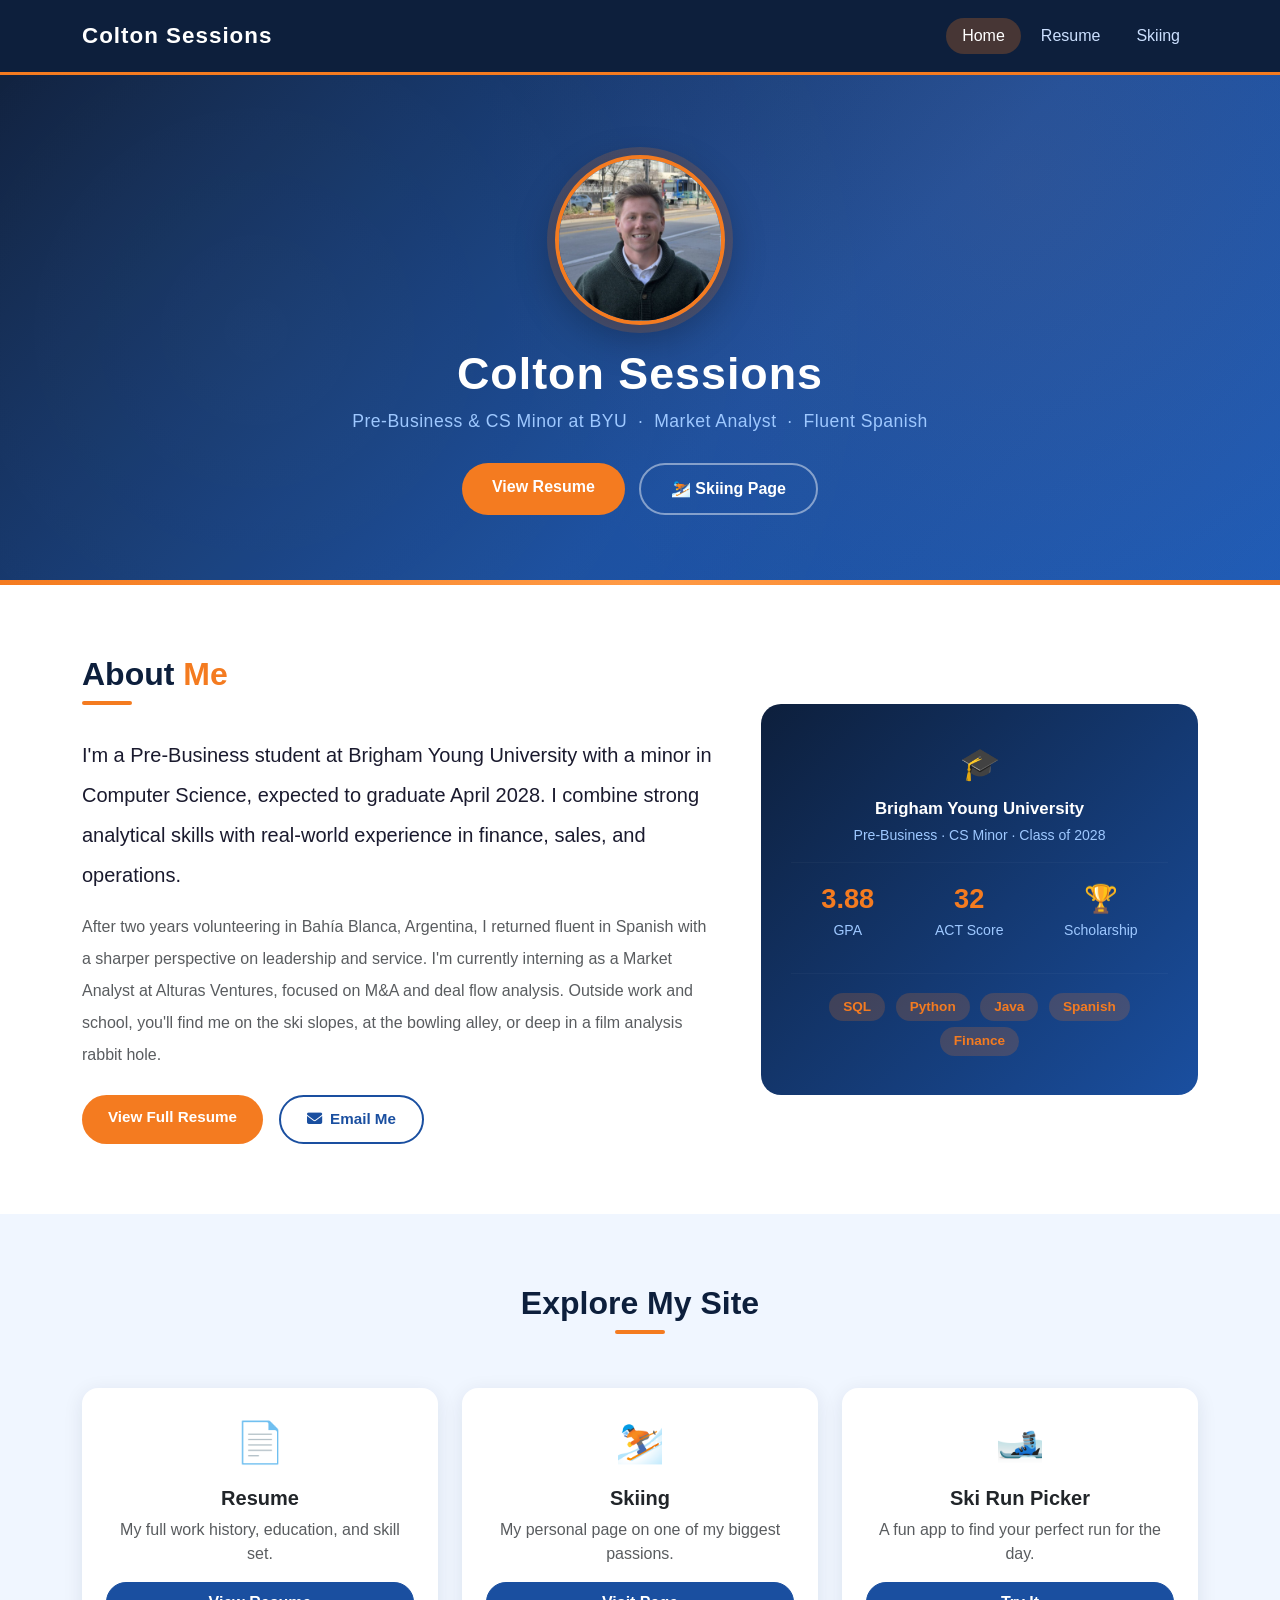
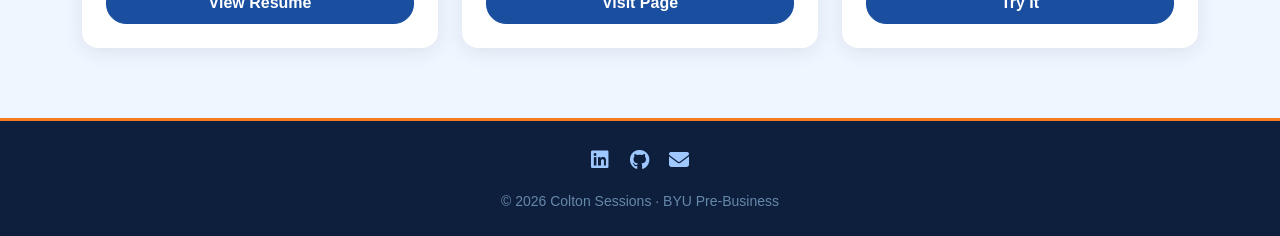
<file: index.html>
<!DOCTYPE html>
<html lang="en">
<head>
  <meta charset="UTF-8">
  <meta name="viewport" content="width=device-width, initial-scale=1, shrink-to-fit=no">
  <title>Colton Sessions</title>
  <link href="https://cdn.jsdelivr.net/npm/bootstrap@5.3.3/dist/css/bootstrap.min.css" rel="stylesheet">
  <link rel="stylesheet" href="https://cdnjs.cloudflare.com/ajax/libs/font-awesome/6.5.1/css/all.min.css">
  <link rel="stylesheet" href="css/site.css">
</head>
<body>

  <nav class="navbar navbar-expand-lg sticky-top">
    <div class="container">
      <a class="navbar-brand" href="index.html">Colton Sessions</a>
      <button class="navbar-toggler border-0" type="button" data-bs-toggle="collapse" data-bs-target="#navMenu">
        <span class="navbar-toggler-icon"></span>
      </button>
      <div class="collapse navbar-collapse" id="navMenu">
        <ul class="navbar-nav ms-auto">
          <li class="nav-item"><a class="nav-link active" href="index.html">Home</a></li>
          <li class="nav-item"><a class="nav-link" href="resume.html">Resume</a></li>
          <li class="nav-item"><a class="nav-link" href="scratch.html">Skiing</a></li>
        </ul>
      </div>
    </div>
  </nav>

  <!-- Hero -->
  <section class="hero text-center">
    <div class="container">
      <img src="images/profile.jpg" alt="Colton Sessions" class="hero-photo">
      <h1>Colton Sessions</h1>
      <p class="tagline">Pre-Business &amp; CS Minor at BYU &nbsp;·&nbsp; Market Analyst &nbsp;·&nbsp; Fluent Spanish</p>
      <div class="hero-btns">
        <a href="resume.html" class="btn-hero">View Resume</a>
        <a href="scratch.html" class="btn-hero-ghost">⛷️ Skiing Page</a>
      </div>
    </div>
  </section>

  <!-- About -->
  <section class="about-section">
    <div class="container">
      <div class="row align-items-center g-5">
        <div class="col-lg-7">
          <h2 class="section-title">About <span>Me</span></h2>
          <div class="section-divider"></div>
          <p class="fs-5 lh-lg mb-3">
            I'm a Pre-Business student at Brigham Young University with a minor in Computer Science,
            expected to graduate April 2028. I combine strong analytical skills with real-world
            experience in finance, sales, and operations.
          </p>
          <p class="lh-lg text-muted mb-4">
            After two years volunteering in Bahía Blanca, Argentina, I returned fluent in Spanish
            with a sharper perspective on leadership and service. I'm currently interning as a
            Market Analyst at Alturas Ventures, focused on M&amp;A and deal flow analysis.
            Outside work and school, you'll find me on the ski slopes, at the bowling alley,
            or deep in a film analysis rabbit hole.
          </p>
          <div class="d-flex gap-3 flex-wrap">
            <a href="resume.html" class="btn-hero" style="font-size:0.95rem;padding:11px 26px;">View Full Resume</a>
            <a href="mailto:coltongsessions@gmail.com" class="btn-hero-ghost" style="font-size:0.95rem;padding:11px 26px;color:#1a4fa0;border-color:#1a4fa0;">
              <i class="fas fa-envelope me-1"></i> Email Me
            </a>
          </div>
        </div>
        <div class="col-lg-5">
          <div class="about-card">
            <div class="text-center about-card-icon">🎓</div>
            <p class="about-card-title text-center">Brigham Young University</p>
            <p class="about-card-sub text-center">Pre-Business · CS Minor · Class of 2028</p>
            <hr class="about-card-divider">
            <div class="d-flex justify-content-around text-center">
              <div>
                <p style="font-size:1.7rem;font-weight:900;color:#f47b20;margin:0;">3.88</p>
                <p class="about-card-sub">GPA</p>
              </div>
              <div>
                <p style="font-size:1.7rem;font-weight:900;color:#f47b20;margin:0;">32</p>
                <p class="about-card-sub">ACT Score</p>
              </div>
              <div>
                <p style="font-size:1.7rem;font-weight:900;color:#f47b20;margin:0;">🏆</p>
                <p class="about-card-sub">Scholarship</p>
              </div>
            </div>
            <hr class="about-card-divider">
            <div class="text-center">
              <span style="background:rgba(244,123,32,0.2);color:#f47b20;padding:4px 14px;border-radius:20px;font-size:0.85rem;font-weight:700;margin:3px;display:inline-block;">SQL</span>
              <span style="background:rgba(244,123,32,0.2);color:#f47b20;padding:4px 14px;border-radius:20px;font-size:0.85rem;font-weight:700;margin:3px;display:inline-block;">Python</span>
              <span style="background:rgba(244,123,32,0.2);color:#f47b20;padding:4px 14px;border-radius:20px;font-size:0.85rem;font-weight:700;margin:3px;display:inline-block;">Java</span>
              <span style="background:rgba(244,123,32,0.2);color:#f47b20;padding:4px 14px;border-radius:20px;font-size:0.85rem;font-weight:700;margin:3px;display:inline-block;">Spanish</span>
              <span style="background:rgba(244,123,32,0.2);color:#f47b20;padding:4px 14px;border-radius:20px;font-size:0.85rem;font-weight:700;margin:3px;display:inline-block;">Finance</span>
            </div>
          </div>
        </div>
      </div>
    </div>
  </section>

  <!-- Explore cards -->
  <section class="explore-section">
    <div class="container">
      <h2 class="section-title text-center">Explore My Site</h2>
      <div class="section-divider mx-auto"></div>
      <div class="row g-4 mt-2 justify-content-center">
        <div class="col-md-4">
          <div class="card h-100 text-center p-4">
            <div class="card-icon">📄</div>
            <h5 class="fw-bold mb-2">Resume</h5>
            <p class="text-muted">My full work history, education, and skill set.</p>
            <a href="resume.html" class="btn btn-primary mt-auto">View Resume</a>
          </div>
        </div>
        <div class="col-md-4">
          <div class="card h-100 text-center p-4">
            <div class="card-icon">⛷️</div>
            <h5 class="fw-bold mb-2">Skiing</h5>
            <p class="text-muted">My personal page on one of my biggest passions.</p>
            <a href="scratch.html" class="btn btn-primary mt-auto">Visit Page</a>
          </div>
        </div>
        <div class="col-md-4">
          <div class="card h-100 text-center p-4">
            <div class="card-icon">🎿</div>
            <h5 class="fw-bold mb-2">Ski Run Picker</h5>
            <p class="text-muted">A fun app to find your perfect run for the day.</p>
            <a href="app.html" class="btn btn-primary mt-auto">Try It</a>
          </div>
        </div>
      </div>
    </div>
  </section>

  <!-- Footer -->
  <footer class="py-4 text-center">
    <div class="container">
      <div class="mb-3">
        <a href="https://www.linkedin.com/in/colton-sessions-303591228/" class="me-3 fs-5" target="_blank"><i class="fab fa-linkedin"></i></a>
        <a href="https://github.com/Cosesh" class="me-3 fs-5" target="_blank"><i class="fab fa-github"></i></a>
        <a href="mailto:coltongsessions@gmail.com" class="fs-5"><i class="fas fa-envelope"></i></a>
      </div>
      <p class="mb-0 small" style="color:#6688aa;">&copy; 2026 Colton Sessions · BYU Pre-Business</p>
    </div>
  </footer>

  <script src="https://cdn.jsdelivr.net/npm/bootstrap@5.3.3/dist/js/bootstrap.bundle.min.js"></script>
</body>
</html>
</file>
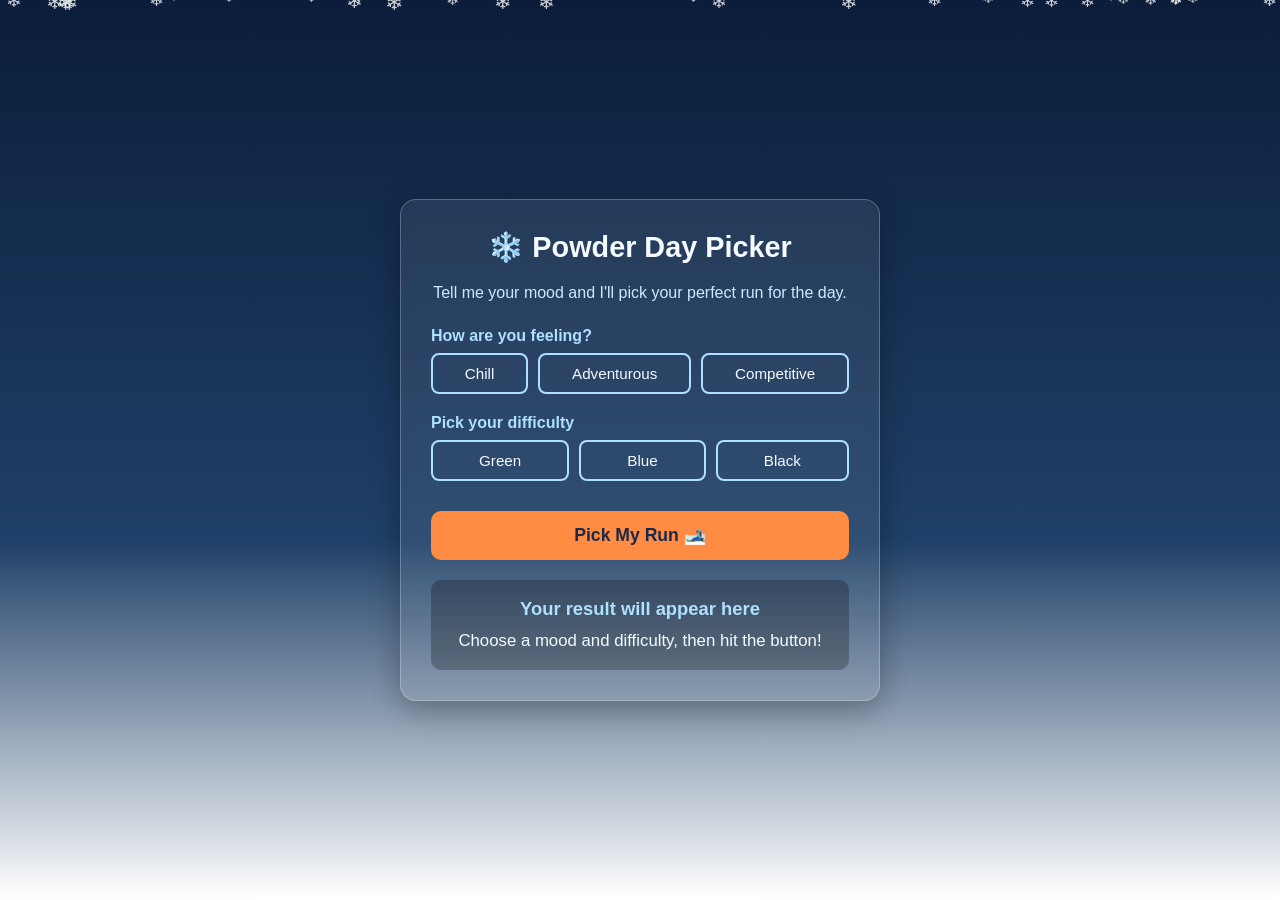
<file: app.html>
<!DOCTYPE html>
<html lang="en">
<head>
<meta charset="UTF-8">
<meta name="viewport" content="width=device-width, initial-scale=1, shrink-to-fit=no">
<title>Powder Day Picker</title>
<style>
  * { box-sizing: border-box; }
  body {
    margin: 0;
    min-height: 100vh;
    font-family: 'Trebuchet MS', Arial, sans-serif;
    background: linear-gradient(to bottom, #0b1d3a, #1f4068 60%, #ffffff);
    color: #f5faff;
    display: flex;
    align-items: center;
    justify-content: center;
    padding: 20px;
    position: relative;
    overflow: hidden;
  }

  .card {
    background: rgba(255,255,255,0.08);
    backdrop-filter: blur(6px);
    border: 1px solid rgba(255,255,255,0.25);
    border-radius: 16px;
    padding: 30px;
    max-width: 480px;
    width: 100%;
    text-align: center;
    z-index: 2;
    box-shadow: 0 8px 30px rgba(0,0,0,0.3);
  }

  h1 {
    margin-top: 0;
    font-size: 1.8rem;
  }

  p.subtitle {
    color: #cfe8ff;
    margin-bottom: 25px;
  }

  .options {
    display: flex;
    flex-wrap: wrap;
    gap: 10px;
    justify-content: center;
    margin-bottom: 20px;
  }

  .options button {
    flex: 1 1 auto;
    min-width: 90px;
    padding: 10px 14px;
    border: 2px solid #aee0ff;
    background: transparent;
    color: #f5faff;
    border-radius: 8px;
    cursor: pointer;
    font-size: 0.95rem;
    transition: all 0.15s ease-in-out;
  }

  .options button.selected,
  .options button:hover {
    background: #aee0ff;
    color: #0b1d3a;
    font-weight: bold;
  }

  #pickBtn {
    width: 100%;
    padding: 14px;
    font-size: 1.1rem;
    font-weight: bold;
    border: none;
    border-radius: 10px;
    background: #ff8c42;
    color: #1b2a4a;
    cursor: pointer;
    transition: transform 0.1s ease-in-out, background 0.2s;
    margin-top: 10px;
  }

  #pickBtn:hover {
    background: #ffa75e;
    transform: translateY(-2px);
  }

  #result {
    margin-top: 20px;
    min-height: 90px;
    padding: 15px;
    border-radius: 10px;
    background: rgba(0,0,0,0.25);
    font-size: 1.05rem;
    line-height: 1.5;
    transition: opacity 0.3s ease-in-out;
  }

  .result-title {
    font-weight: bold;
    color: #aee0ff;
    display: block;
    margin-bottom: 6px;
    font-size: 1.15rem;
  }

  /* Falling snow */
  .snow {
    position: absolute;
    top: -10px;
    color: #ffffff;
    opacity: 0.8;
    user-select: none;
    pointer-events: none;
    animation: fall linear infinite;
  }

  @keyframes fall {
    to {
      transform: translateY(110vh) translateX(20px);
      opacity: 0.2;
    }
  }

  .group-label {
    font-weight: bold;
    margin: 15px 0 8px 0;
    text-align: left;
    color: #aee0ff;
  }
</style>
</head>
<body>

  <div class="card">
    <h1>❄️ Powder Day Picker</h1>
    <p class="subtitle">Tell me your mood and I'll pick your perfect run for the day.</p>

    <div class="group-label">How are you feeling?</div>
    <div class="options" id="moodOptions">
      <button data-value="chill">Chill</button>
      <button data-value="adventurous">Adventurous</button>
      <button data-value="competitive">Competitive</button>
    </div>

    <div class="group-label">Pick your difficulty</div>
    <div class="options" id="diffOptions">
      <button data-value="green">Green</button>
      <button data-value="blue">Blue</button>
      <button data-value="black">Black</button>
    </div>

    <button id="pickBtn">Pick My Run 🎿</button>

    <div id="result">
      <span class="result-title">Your result will appear here</span>
      Choose a mood and difficulty, then hit the button!
    </div>
  </div>

  <script>
    // Snow animation
    const body = document.body;
    for (let i = 0; i < 40; i++) {
      const flake = document.createElement('div');
      flake.className = 'snow';
      flake.textContent = '❄';
      flake.style.left = Math.random() * 100 + 'vw';
      flake.style.fontSize = (Math.random() * 14 + 8) + 'px';
      flake.style.animationDuration = (Math.random() * 8 + 6) + 's';
      flake.style.animationDelay = (Math.random() * 8) + 's';
      body.appendChild(flake);
    }

    let selectedMood = null;
    let selectedDiff = null;

    function setupGroup(containerId, onSelect) {
      const container = document.getElementById(containerId);
      container.querySelectorAll('button').forEach(btn => {
        btn.addEventListener('click', () => {
          container.querySelectorAll('button').forEach(b => b.classList.remove('selected'));
          btn.classList.add('selected');
          onSelect(btn.dataset.value);
        });
      });
    }

    setupGroup('moodOptions', val => selectedMood = val);
    setupGroup('diffOptions', val => selectedDiff = val);

    // Run suggestions keyed by [mood][difficulty]
    const runs = {
      chill: {
        green: ["Sunny Meadow Loop — a gentle, wide groomer perfect for cruising with friends.",
                "Pine Glade Trail — long, mellow, and great for warming up the legs."],
        blue: ["Aspen Ridge — rolling terrain with great views, nothing too steep.",
               "Lazy River Run — wide turns and a relaxed pace all the way down."],
        black: ["Quiet Ridge Steeps — a short, steep pitch but uncrowded so you can take it slow.",
                "Backside Bowl (mellow line) — pick the gentlest line through and enjoy the solitude."]
      },
      adventurous: {
        green: ["Treeline Wander — duck through the glades next to the trail for some easy powder stashes.",
                "Sidecountry Cruiser — an easy run with a few fun natural rollers to play on."],
        blue: ["Powder Stash Traverse — hike a little for untouched snow off the main blue.",
               "Glade Run 7 — weave through the trees for a more exciting line down."],
        black: ["Cliffhanger Couloir — a narrow, exciting chute with a big payoff view at the bottom.",
                "Double Diamond Glades — tight trees, steep pitches, and total commitment."]
      },
      competitive: {
        green: ["Race Course Replica — lay down some clean carving turns and time yourself.",
                "Speed Lane — open and fast, perfect for seeing how quick you can go (safely!)."],
        blue: ["GS Training Run — rhythmic turns down a consistent pitch, great for technique.",
               "Mogul Alley — test your speed and agility through the bumps."],
        black: ["Summit Showdown — the steepest, longest run on the mountain. Bragging rights await.",
                "Extreme Face — for when you want the ultimate personal challenge."]
      }
    };

    document.getElementById('pickBtn').addEventListener('click', () => {
      const result = document.getElementById('result');
      if (!selectedMood || !selectedDiff) {
        result.innerHTML = '<span class="result-title">Almost there!</span> Please pick a mood and a difficulty first.';
        return;
      }
      const options = runs[selectedMood][selectedDiff];
      const choice = options[Math.floor(Math.random() * options.length)];
      result.style.opacity = 0;
      setTimeout(() => {
        result.innerHTML = `<span class="result-title">Your Run: </span>${choice}`;
        result.style.opacity = 1;
      }, 150);
    });
  </script>

</body>
</html>
</file>
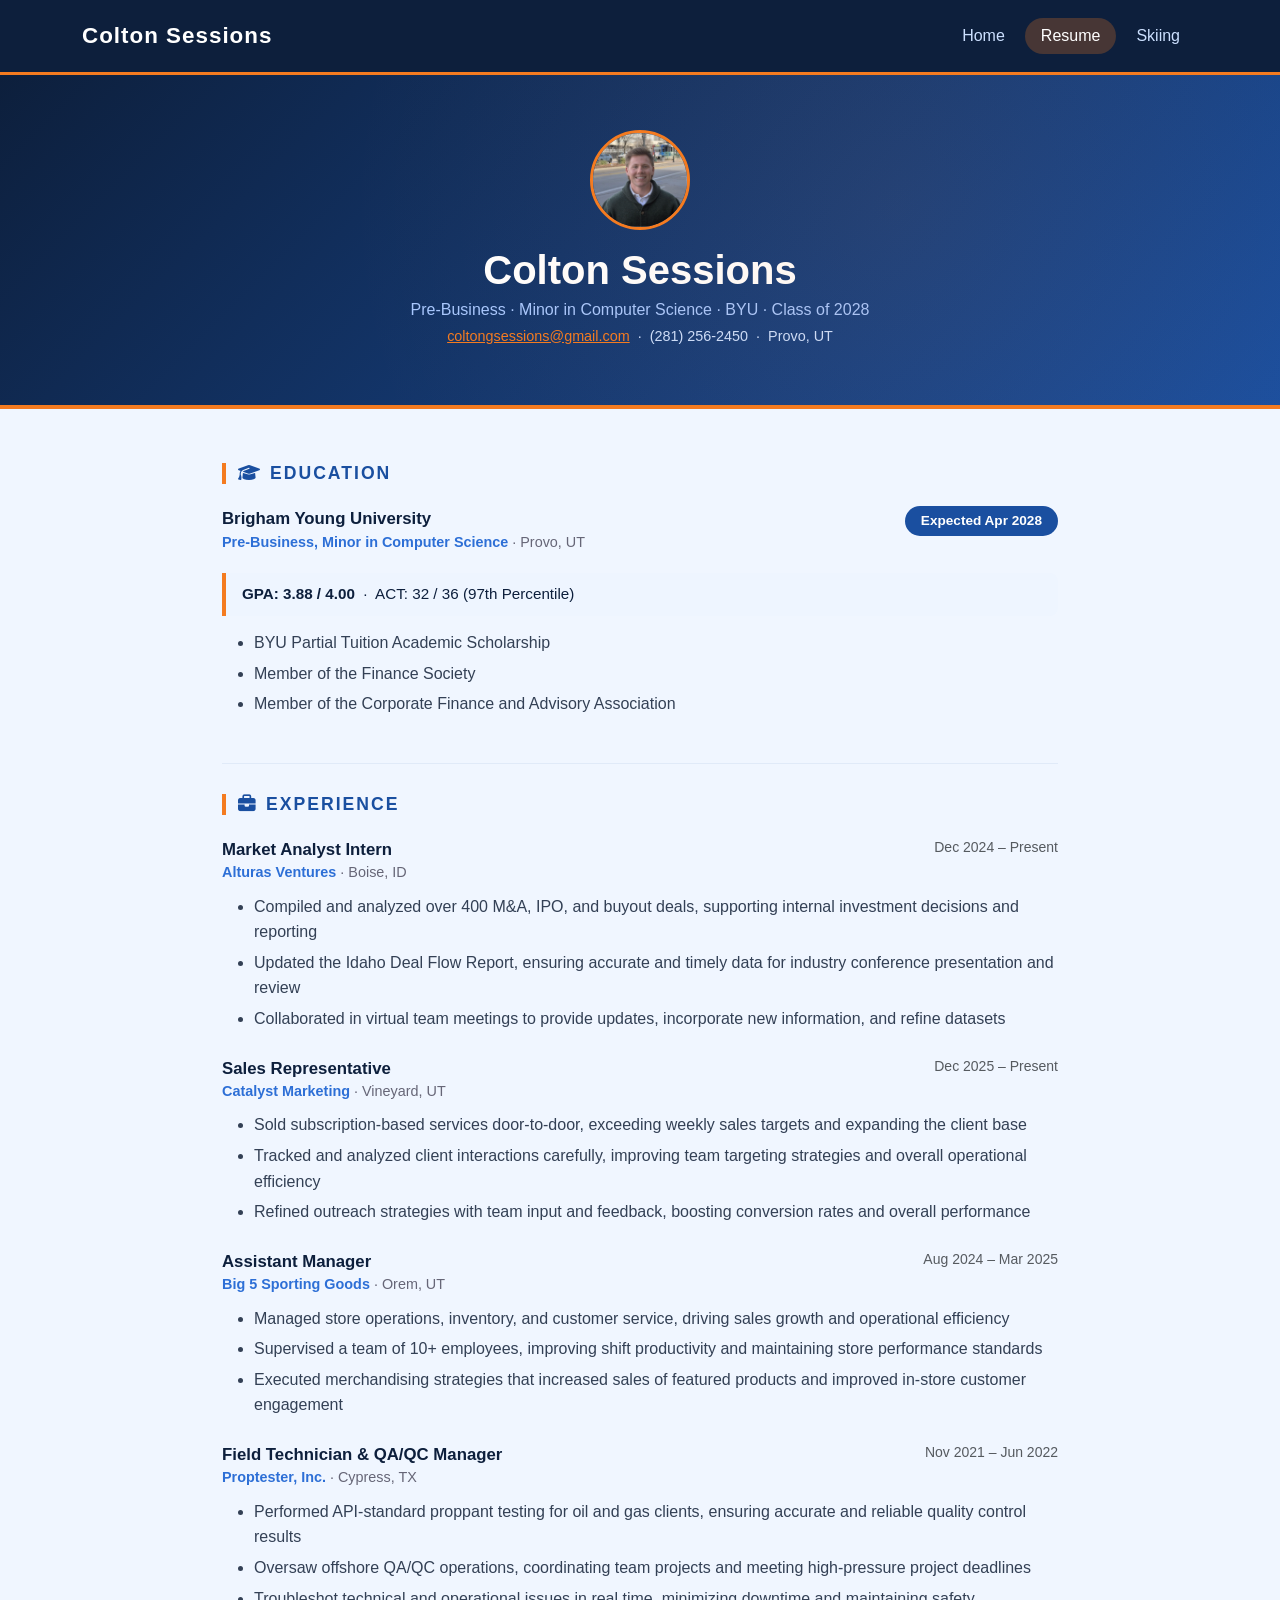
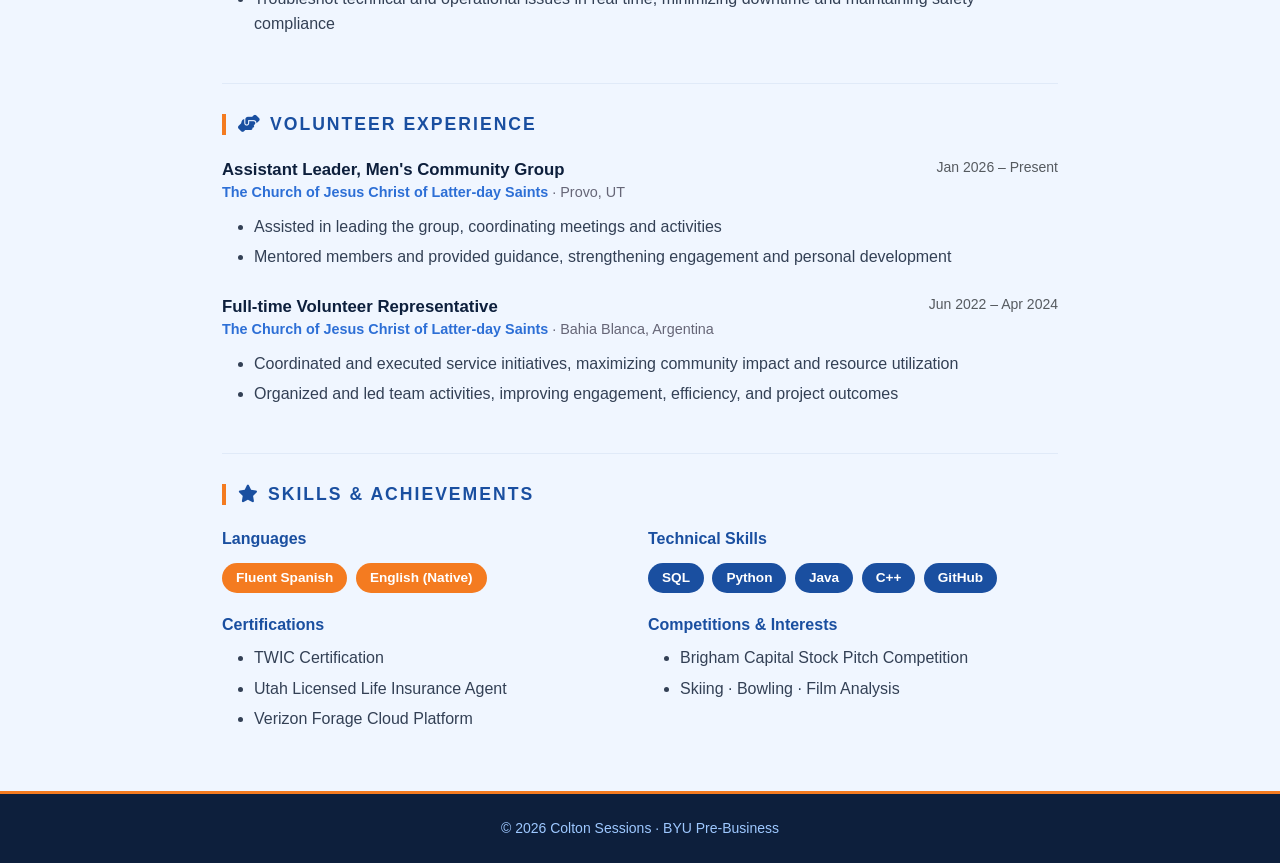
<file: resume.html>
<!DOCTYPE html>
<html lang="en">
<head>
  <meta charset="UTF-8">
  <meta name="viewport" content="width=device-width, initial-scale=1, shrink-to-fit=no">
  <title>Colton Sessions | Resume</title>
  <link href="https://cdn.jsdelivr.net/npm/bootstrap@5.3.3/dist/css/bootstrap.min.css" rel="stylesheet">
  <link rel="stylesheet" href="https://cdnjs.cloudflare.com/ajax/libs/font-awesome/6.5.1/css/all.min.css">
  <link rel="stylesheet" href="css/site.css">
</head>
<body>

  <nav class="navbar navbar-expand-lg sticky-top">
    <div class="container">
      <a class="navbar-brand fw-bold" href="index.html">Colton Sessions</a>
      <button class="navbar-toggler border-0" type="button" data-bs-toggle="collapse" data-bs-target="#navMenu">
        <span class="navbar-toggler-icon"></span>
      </button>
      <div class="collapse navbar-collapse" id="navMenu">
        <ul class="navbar-nav ms-auto">
          <li class="nav-item"><a class="nav-link" href="index.html">Home</a></li>
          <li class="nav-item"><a class="nav-link active" href="resume.html">Resume</a></li>
          <li class="nav-item"><a class="nav-link" href="scratch.html">Skiing</a></li>
        </ul>
      </div>
    </div>
  </nav>

  <!-- Resume Header -->
  <div class="resume-header text-center">
    <div class="container">
      <img src="images/profile.jpg" alt="Colton Sessions"
           style="width:100px;height:100px;object-fit:cover;border-radius:50%;border:3px solid #f47b20;margin-bottom:16px;">
      <h1 class="fw-bold mb-1">Colton Sessions</h1>
      <p class="mb-1" style="color:#a8c8ff;">Pre-Business · Minor in Computer Science · BYU · Class of 2028</p>
      <p style="color:#cce0ff; font-size:0.9rem;">
        <a href="mailto:coltongsessions@gmail.com" style="color:#f47b20;">coltongsessions@gmail.com</a>
        &nbsp;·&nbsp; (281) 256-2450 &nbsp;·&nbsp; Provo, UT
      </p>
    </div>
  </div>

  <div class="container py-4" style="max-width:860px;">

    <!-- Education -->
    <div class="resume-section">
      <h2><i class="fas fa-graduation-cap me-2"></i>Education</h2>
      <div class="d-flex justify-content-between flex-wrap align-items-start mb-2">
        <div>
          <p class="job-title mb-0">Brigham Young University</p>
          <p class="job-meta"><span class="company">Pre-Business, Minor in Computer Science</span> · Provo, UT</p>
        </div>
        <span class="badge rounded-pill px-3 py-2" style="background:#1a4fa0;font-size:0.85rem;">Expected Apr 2028</span>
      </div>
      <div class="gpa-highlight">
        <strong>GPA: 3.88 / 4.00</strong> &nbsp;·&nbsp; ACT: 32 / 36 (97th Percentile)
      </div>
      <ul class="mt-2">
        <li>BYU Partial Tuition Academic Scholarship</li>
        <li>Member of the Finance Society</li>
        <li>Member of the Corporate Finance and Advisory Association</li>
      </ul>
    </div>

    <!-- Experience -->
    <div class="resume-section">
      <h2><i class="fas fa-briefcase me-2"></i>Experience</h2>

      <div class="mb-4">
        <div class="d-flex justify-content-between flex-wrap">
          <p class="job-title mb-0">Market Analyst Intern</p>
          <span class="text-muted small">Dec 2024 – Present</span>
        </div>
        <p class="job-meta"><span class="company">Alturas Ventures</span> · Boise, ID</p>
        <ul>
          <li>Compiled and analyzed over 400 M&amp;A, IPO, and buyout deals, supporting internal investment decisions and reporting</li>
          <li>Updated the Idaho Deal Flow Report, ensuring accurate and timely data for industry conference presentation and review</li>
          <li>Collaborated in virtual team meetings to provide updates, incorporate new information, and refine datasets</li>
        </ul>
      </div>

      <div class="mb-4">
        <div class="d-flex justify-content-between flex-wrap">
          <p class="job-title mb-0">Sales Representative</p>
          <span class="text-muted small">Dec 2025 – Present</span>
        </div>
        <p class="job-meta"><span class="company">Catalyst Marketing</span> · Vineyard, UT</p>
        <ul>
          <li>Sold subscription-based services door-to-door, exceeding weekly sales targets and expanding the client base</li>
          <li>Tracked and analyzed client interactions carefully, improving team targeting strategies and overall operational efficiency</li>
          <li>Refined outreach strategies with team input and feedback, boosting conversion rates and overall performance</li>
        </ul>
      </div>

      <div class="mb-4">
        <div class="d-flex justify-content-between flex-wrap">
          <p class="job-title mb-0">Assistant Manager</p>
          <span class="text-muted small">Aug 2024 – Mar 2025</span>
        </div>
        <p class="job-meta"><span class="company">Big 5 Sporting Goods</span> · Orem, UT</p>
        <ul>
          <li>Managed store operations, inventory, and customer service, driving sales growth and operational efficiency</li>
          <li>Supervised a team of 10+ employees, improving shift productivity and maintaining store performance standards</li>
          <li>Executed merchandising strategies that increased sales of featured products and improved in-store customer engagement</li>
        </ul>
      </div>

      <div class="mb-2">
        <div class="d-flex justify-content-between flex-wrap">
          <p class="job-title mb-0">Field Technician &amp; QA/QC Manager</p>
          <span class="text-muted small">Nov 2021 – Jun 2022</span>
        </div>
        <p class="job-meta"><span class="company">Proptester, Inc.</span> · Cypress, TX</p>
        <ul>
          <li>Performed API-standard proppant testing for oil and gas clients, ensuring accurate and reliable quality control results</li>
          <li>Oversaw offshore QA/QC operations, coordinating team projects and meeting high-pressure project deadlines</li>
          <li>Troubleshot technical and operational issues in real time, minimizing downtime and maintaining safety compliance</li>
        </ul>
      </div>
    </div>

    <!-- Volunteer -->
    <div class="resume-section">
      <h2><i class="fas fa-hands-helping me-2"></i>Volunteer Experience</h2>

      <div class="mb-4">
        <div class="d-flex justify-content-between flex-wrap">
          <p class="job-title mb-0">Assistant Leader, Men's Community Group</p>
          <span class="text-muted small">Jan 2026 – Present</span>
        </div>
        <p class="job-meta"><span class="company">The Church of Jesus Christ of Latter-day Saints</span> · Provo, UT</p>
        <ul>
          <li>Assisted in leading the group, coordinating meetings and activities</li>
          <li>Mentored members and provided guidance, strengthening engagement and personal development</li>
        </ul>
      </div>

      <div>
        <div class="d-flex justify-content-between flex-wrap">
          <p class="job-title mb-0">Full-time Volunteer Representative</p>
          <span class="text-muted small">Jun 2022 – Apr 2024</span>
        </div>
        <p class="job-meta"><span class="company">The Church of Jesus Christ of Latter-day Saints</span> · Bahia Blanca, Argentina</p>
        <ul>
          <li>Coordinated and executed service initiatives, maximizing community impact and resource utilization</li>
          <li>Organized and led team activities, improving engagement, efficiency, and project outcomes</li>
        </ul>
      </div>
    </div>

    <!-- Skills -->
    <div class="resume-section">
      <h2><i class="fas fa-star me-2"></i>Skills &amp; Achievements</h2>
      <div class="row g-3">
        <div class="col-md-6">
          <p class="fw-bold mb-2" style="color:#1a4fa0;">Languages</p>
          <span class="skill-badge orange">Fluent Spanish</span>
          <span class="skill-badge orange">English (Native)</span>
        </div>
        <div class="col-md-6">
          <p class="fw-bold mb-2" style="color:#1a4fa0;">Technical Skills</p>
          <span class="skill-badge">SQL</span>
          <span class="skill-badge">Python</span>
          <span class="skill-badge">Java</span>
          <span class="skill-badge">C++</span>
          <span class="skill-badge">GitHub</span>
        </div>
        <div class="col-md-6">
          <p class="fw-bold mb-2" style="color:#1a4fa0;">Certifications</p>
          <ul class="mb-0">
            <li>TWIC Certification</li>
            <li>Utah Licensed Life Insurance Agent</li>
            <li>Verizon Forage Cloud Platform</li>
          </ul>
        </div>
        <div class="col-md-6">
          <p class="fw-bold mb-2" style="color:#1a4fa0;">Competitions &amp; Interests</p>
          <ul class="mb-0">
            <li>Brigham Capital Stock Pitch Competition</li>
            <li>Skiing · Bowling · Film Analysis</li>
          </ul>
        </div>
      </div>
    </div>

  </div>

  <footer class="py-4 text-center">
    <div class="container">
      <p class="mb-0 small">&copy; 2026 Colton Sessions · BYU Pre-Business</p>
    </div>
  </footer>

  <script src="https://cdn.jsdelivr.net/npm/bootstrap@5.3.3/dist/js/bootstrap.bundle.min.js"></script>
</body>
</html>
</file>
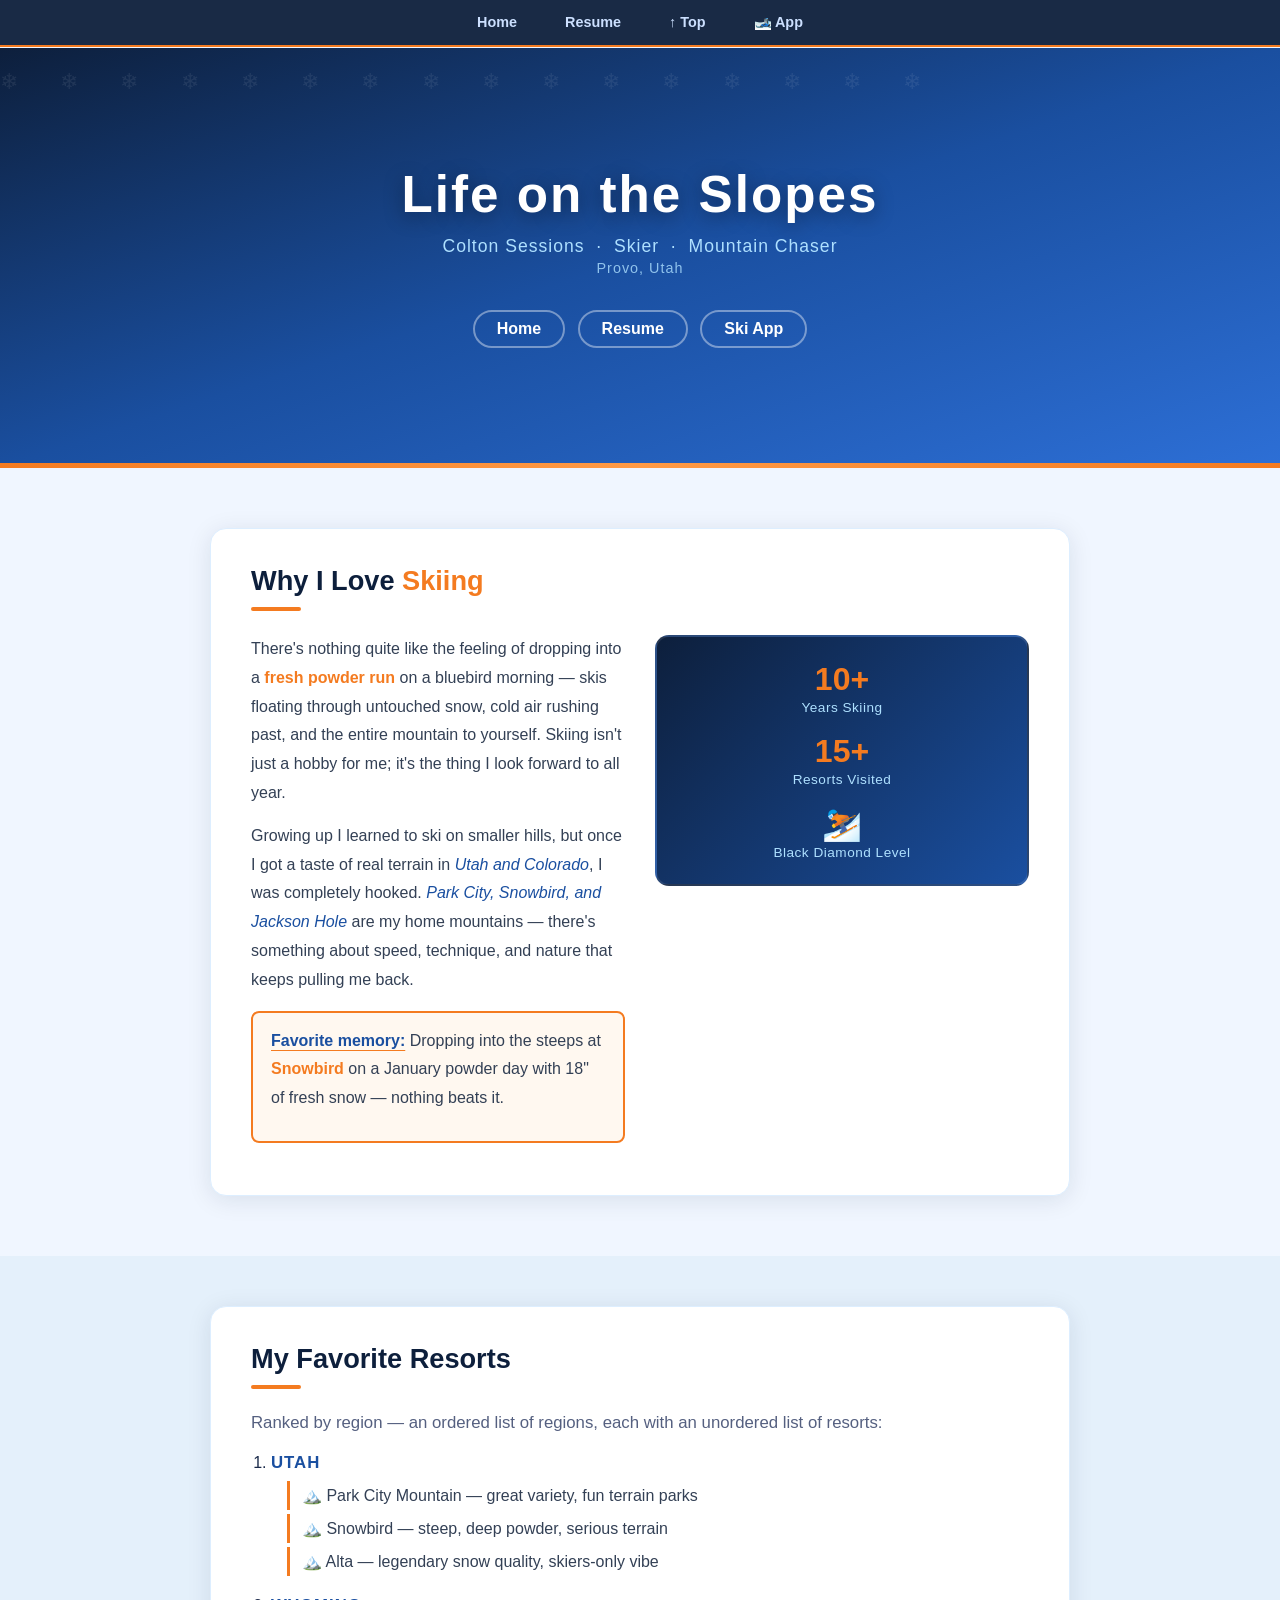
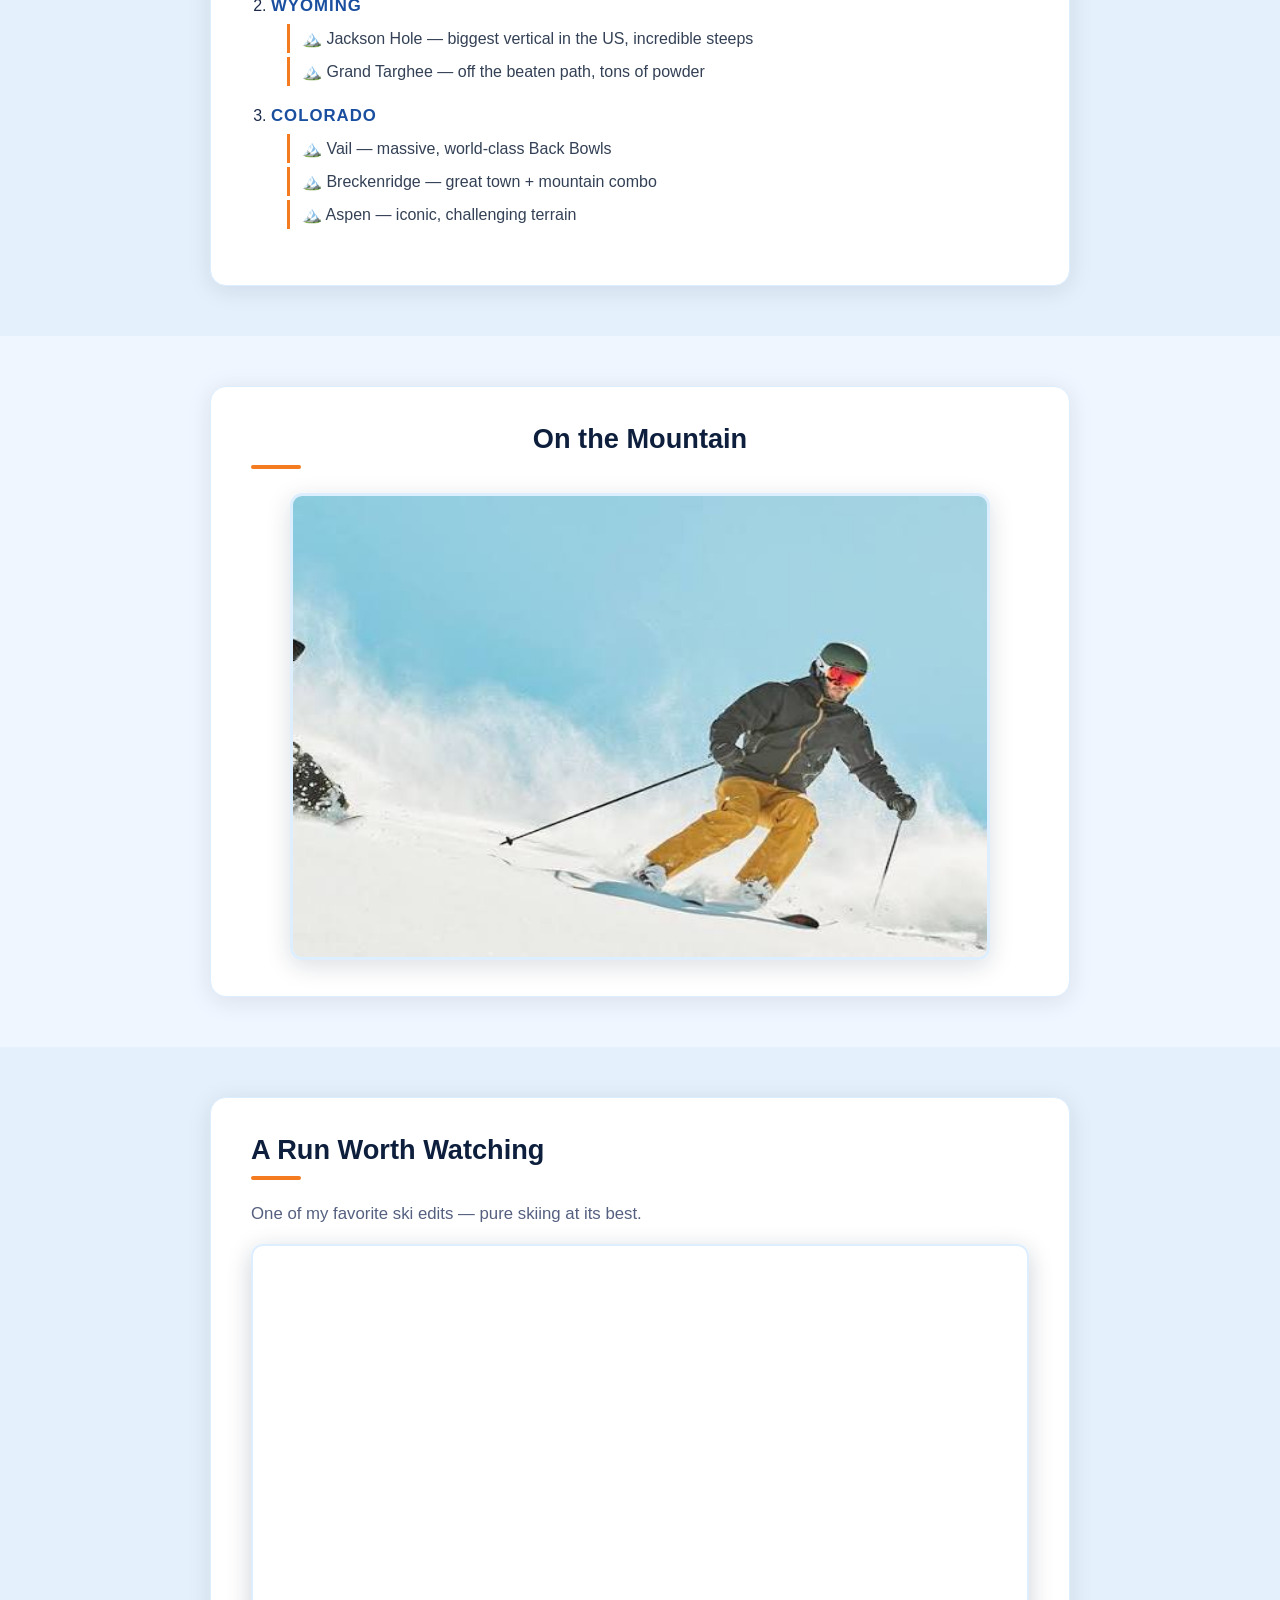
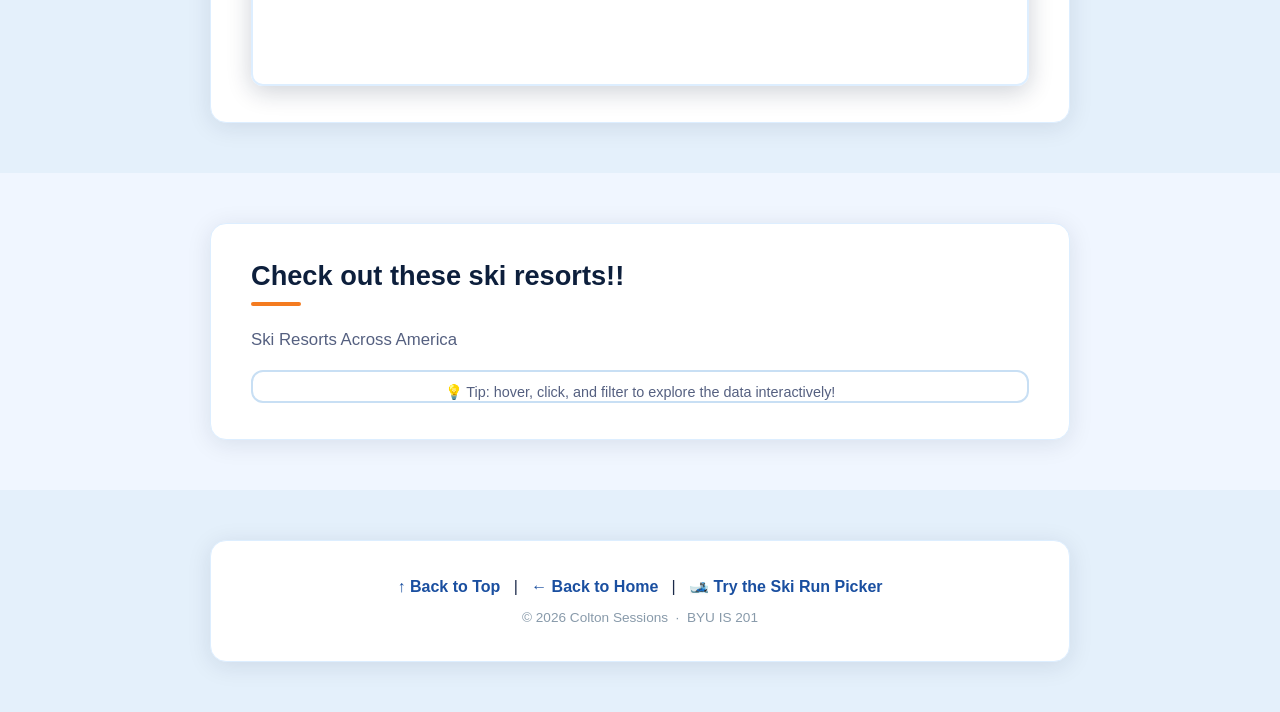
<file: scratch.html>
<!DOCTYPE html>
<!-- html element: root of the document (HTML: html, head, body, title, h1) -->
<html lang="en">

<head>
  <!-- head element: metadata not shown on page (HTML: html, head, body, title, h1) -->
  <meta charset="UTF-8">
  <meta name="viewport" content="width=device-width, initial-scale=1, shrink-to-fit=no">

  <!-- title element: shown in browser tab (HTML: html, head, body, title, h1) -->
  <title>Colton Sessions | Life on the Slopes</title>

  <!-- External stylesheet linked here — moves CSS out of HTML for reuse (Moving to External Stylesheet) -->
  <link rel="stylesheet" href="css/ski.css">
</head>

<!-- body element: all visible page content lives here (HTML: html, head, body, title, h1) -->
<body>

  <!-- ============================================================
       HTML COMMENT: Comments are not shown in the browser.
       Used here to label sections for grading and collaboration.
       (HTML: Commenting Your Code)
       ============================================================ -->

  <!-- ============================================================
       FIXED POSITIONING: The sticky nav stays on screen while
       scrolling — anchored to the browser window, not the page.
       (Fixed Positioning)
       ============================================================ -->
  <div class="ski-fixed-nav">
    <!-- a (anchor) tags: href links to other pages (HTML: a, anchor, link, href, title) -->
    <a href="index.html" title="Go to the home page">Home</a>
    <a href="resume.html" title="View my resume">Resume</a>
    <!-- on-page anchor link: href="#top" jumps to id="top" on this page
         (HTML: on-page anchors and links) -->
    <a href="#top" title="Back to top of this page">↑ Top</a>
    <a href="app.html" title="Play the Ski Run Picker app">🎿 App</a>
  </div>

  <!-- ============================================================
       HEADER DIV: z-index and layering — the header sits above
       the page content using z-index in CSS.
       Custom background-image (gradient) applied via CSS class.
       (Positioning with Z-index and Float) (Custom Style Selectors)
       ============================================================ -->
  <!-- h1 element: largest heading on the page (HTML: html, head, body, title, h1) -->
  <div class="ski-header">
    <div class="header-overlay">
      <h1 class="ski-title">Life on the Slopes</h1>

      <!-- br: line break inside the subtitle (HTML: br, nesting, blank space, child elements) -->
      <p class="ski-subtitle">
        Colton Sessions &nbsp;·&nbsp; Skier &nbsp;·&nbsp; Mountain Chaser<br>
        <span style="font-size: 0.9rem; opacity: 0.8;">Provo, Utah</span>
      </p>

      <!-- Navigation links with hover state styled in CSS
           (Style Link States: hover, visited) -->
      <nav class="ski-nav">
        <a href="index.html" title="Professional home page">Home</a>
        <a href="resume.html" title="My HTML resume">Resume</a>
        <a href="app.html" title="My AI ski app">Ski App</a>
      </nav>
    </div>
  </div>

  <!-- ============================================================
       INTRO SECTION
       id="top" is the target of the on-page anchor link above.
       inline style applied directly on this tag — demonstrates
       within-local-tag styling. (Within-local-tag Style and Span)
       ============================================================ -->
  <div id="top" class="ski-section" style="padding-top: 60px; padding-bottom: 60px;">

    <!-- ski-card div: box model — has padding, margin (auto-centered), and border
         (Box Model: Margin, Padding, and Border) -->
    <div class="ski-card">

      <!-- span element used inline inside h2 to style one word differently
           (Within-local-tag Style and Span) -->
      <h2>Why I Love <span class="highlight-word">Skiing</span></h2>
      <div class="orange-bar"></div>

      <!-- ski-two-col div: float-based positioning — left column floats left,
           right column fills remaining space. (Positioning with Z-index and Float) -->
      <div class="ski-two-col">

        <!-- Left column: text content in normal document flow -->
        <div>
          <!-- p element: paragraph with nested span for inline styling
               (HTML: br, nesting, blank space, child elements)
               (Within-local-tag Style and Span) -->
          <p>
            There's nothing quite like the feeling of dropping into a
            <span class="highlight-word">fresh powder run</span> on a bluebird morning —
            skis floating through untouched snow, cold air rushing past,
            and the entire mountain to yourself.
            Skiing isn't just a hobby for me; it's the thing I look forward to all year.
          </p>

          <p>
            Growing up I learned to ski on smaller hills, but once I got a taste of real terrain
            in <span class="inline-blue">Utah and Colorado</span>, I was completely hooked.
            <span class="inline-blue">Park City, Snowbird, and Jackson Hole</span> are my home mountains —
            there's something about speed, technique, and nature that keeps pulling me back.
          </p>

          <!-- highlight-box: custom class selector with background-color + border
               Demonstrates text-align, underline, and box model in one element.
               (Custom Style Selectors, Background, Underline, Align)
               (Box Model: Margin, Padding, and Border) -->
          <div class="highlight-box">
            <!-- span with underline-accent class — text-decoration: underline applied in CSS
                 (Custom Style Selectors, Background, Underline, Align) -->
            <p>
              <span class="underline-accent">Favorite memory:</span>
              Dropping into the steeps at <span class="highlight-word">Snowbird</span>
              on a January powder day with 18" of fresh snow — nothing beats it.
            </p>
          </div>
        </div>

        <!-- Right column: stats box div -->
        <div class="ski-stat-box">
          <!-- span elements used for the big number and the label underneath
               Parent: ski-stat div / Children: stat-num span + stat-label span
               (HTML: br, nesting, blank space, child elements) -->
          <div class="ski-stat">
            <span class="stat-num">10+</span>
            <span class="stat-label">Years Skiing</span>
          </div>
          <div class="ski-stat">
            <span class="stat-num">15+</span>
            <span class="stat-label">Resorts Visited</span>
          </div>
          <div class="ski-stat">
            <span class="stat-num">⛷️</span>
            <span class="stat-label">Black Diamond Level</span>
          </div>
        </div>

      </div><!-- end ski-two-col -->
    </div><!-- end ski-card -->
  </div><!-- end intro section -->

  <!-- ============================================================
       NESTED LISTS SECTION
       ol contains ul — unordered list embedded in an ordered list.
       (HTML: ol, ul, li, lists, unordered, ordered, listitem)
       ============================================================ -->
  <div class="ski-section alt-bg">
    <div class="ski-card">
      <h2>My Favorite Resorts</h2>
      <div class="orange-bar"></div>
      <p class="section-intro">Ranked by region — an ordered list of regions, each with an unordered list of resorts:</p>

      <!-- ol: ordered list — numbered regions (HTML: ol, ul, li) -->
      <ol class="resort-list">

        <!-- li: list item — parent element containing a nested ul child
             (HTML: br, nesting, blank space, child elements) -->
        <li>
          <span class="region-label">Utah</span>
          <!-- ul: unordered list — nested inside this ol list item (HTML: ol, ul, li) -->
          <ul>
            <li>🏔️ Park City Mountain — great variety, fun terrain parks</li>
            <li>🏔️ Snowbird — steep, deep powder, serious terrain</li>
            <li>🏔️ Alta — legendary snow quality, skiers-only vibe</li>
          </ul>
        </li>

        <li>
          <span class="region-label">Wyoming</span>
          <ul>
            <li>🏔️ Jackson Hole — biggest vertical in the US, incredible steeps</li>
            <li>🏔️ Grand Targhee — off the beaten path, tons of powder</li>
          </ul>
        </li>

        <li>
          <span class="region-label">Colorado</span>
          <ul>
            <li>🏔️ Vail — massive, world-class Back Bowls</li>
            <li>🏔️ Breckenridge — great town + mountain combo</li>
            <li>🏔️ Aspen — iconic, challenging terrain</li>
          </ul>
        </li>

      </ol>
    </div>
  </div>

  <!-- ============================================================
       IMAGE SECTION
       img tag with src, alt, width, height attributes.
       (HTML: img, attributes, src, height, width, alt)
       ============================================================ -->
  <div class="ski-section">
    <div class="ski-card text-center">
      <h2>On the Mountain</h2>
      <div class="orange-bar"></div>

      <!-- img element: src = file path, alt = text description,
           width and height control display size.
           (HTML: img, attributes, src, height, width, alt) -->
      <img
        src="images/ski-photo.jpg"
        alt="Colton Sessions skiing down a snowy mountain run"
        width="700"
        height="467"
        class="ski-photo"
        onerror="this.style.display='none'; document.getElementById('ski-placeholder').style.display='flex';">

      <!-- Fallback placeholder shown if the image file is missing -->
      <div id="ski-placeholder" class="ski-photo-placeholder" style="display:none;">
        <span>📸 Upload a ski photo as images/ski-photo.jpg</span>
      </div>
    </div>
  </div>

  <!-- ============================================================
       VIDEO SECTION
       Embedded YouTube video using an iframe.
       Note: this will not play locally — works once hosted online.
       ============================================================ -->
  <div class="ski-section alt-bg">
    <div class="ski-card">
      <h2>A Run Worth Watching</h2>
      <div class="orange-bar"></div>
      <p class="section-intro">One of my favorite ski edits — pure skiing at its best.</p>

      <!-- video-wrapper div: relative positioning + padding-bottom trick for 16:9 ratio.
           iframe positioned absolute inside it.
           (Introduction to Positioning) -->
      <div class="video-wrapper">
        <iframe
          src="https://www.youtube.com/embed/fbqHK8i-HdA?start=344"
          title="Ski video — YouTube embed"
          frameborder="0"
          allow="accelerometer; autoplay; clipboard-write; encrypted-media; gyroscope; picture-in-picture"
          allowfullscreen>
        </iframe>
      </div>
    </div>
  </div>

  <!-- ============================================================
       TABLEAU INTERACTIVE VISUALIZATION
       Live, interactive embedded Tableau graph.
       ============================================================ -->
  <div class="ski-section">
    <div class="ski-card">
      <h2>Check out these ski resorts!!</h2>
      <div class="orange-bar"></div>
      <p class="section-intro">
        Ski Resorts Across America
      </p>
      <div class="tableau-wrapper">
        <div class='tableauPlaceholder' id='viz1781569924475' style='position: relative'>
          <noscript>
            <a href='#'>
              <img alt='Sheet 1'
                   src='https://public.tableau.com/static/images/F7/F7K2M7WNW/1_rss.png'
                   style='border: none' />
            </a>
          </noscript>
          <object class='tableauViz' style='display:none;'>
            <param name='host_url' value='https%3A%2F%2Fpublic.tableau.com%2F' />
            <param name='embed_code_version' value='3' />
            <param name='path' value='shared/F7K2M7WNW' />
            <param name='toolbar' value='yes' />
            <param name='static_image' value='https://public.tableau.com/static/images/F7/F7K2M7WNW/1.png' />
            <param name='animate_transition' value='yes' />
            <param name='display_static_image' value='yes' />
            <param name='display_spinner' value='yes' />
            <param name='display_overlay' value='yes' />
            <param name='display_count' value='yes' />
            <param name='language' value='en-US' />
          </object>
        </div>
        <script type='text/javascript'>
          var divElement = document.getElementById('viz1781569924475');
          var vizElement = divElement.getElementsByTagName('object')[0];
          vizElement.style.width = '100%';
          vizElement.style.height = (divElement.offsetWidth * 0.75) + 'px';
          var scriptElement = document.createElement('script');
          scriptElement.src = 'https://public.tableau.com/javascripts/api/viz_v1.js';
          vizElement.parentNode.insertBefore(scriptElement, vizElement);
        </script>
        <p class="tableau-note">💡 Tip: hover, click, and filter to explore the data interactively!</p>
      </div>
    </div>
  </div>

  <!-- ============================================================
       FOOTER / NAVIGATION BACK
       On-page anchor link (#top) and links back to professional pages.
       (HTML: on-page anchors and links)
       (HTML: a, anchor, link, href, title)
       ============================================================ -->
  <div class="ski-section alt-bg">
    <div class="ski-card text-center">

      <!-- a href="#top": on-page anchor — jumps to id="top" at the top of this page
           (HTML: on-page anchors and links) -->
      <p>
        <a href="#top" class="ski-link" title="Jump back to the top of this page">↑ Back to Top</a>
        &nbsp;&nbsp;|&nbsp;&nbsp;
        <!-- Relative path link to index.html in same folder
             (HTML: Navigating Folder Structure) -->
        <a href="index.html" class="ski-link" title="Go to my professional home page">← Back to Home</a>
        &nbsp;&nbsp;|&nbsp;&nbsp;
        <a href="app.html" class="ski-link" title="Try my AI ski run picker app">🎿 Try the Ski Run Picker</a>
      </p>

      <p class="footer-note">&copy; 2026 Colton Sessions &nbsp;·&nbsp; BYU IS 201</p>
    </div>
  </div>

</body>
</html>
</file>
<file: css/ski.css>
/* =====================================================
   ski.css — Custom Stylesheet for Skiing Page
   Colton Sessions | IS 201 Final Project

   This stylesheet demonstrates:
   1. Overwriting default HTML element styles (body, h1, h2, ul, a, etc.)
   2. External stylesheet linked from scratch.html
   3. Custom class selectors, background colors, underline, text-align
   4. Link state styling: hover and visited
   5. Box model: margin, padding, and border on multiple elements
   6. Font color and font family on multiple elements
   ===================================================== */


/* =====================================================
   FIXED POSITIONING: ski-fixed-nav stays anchored to
   the top of the browser window while the user scrolls.
   (Fixed Positioning video)
   z-index: 1000 keeps it layered above all other content.
   (Positioning with Z-index and Float video)
   ===================================================== */
.ski-fixed-nav {
  position: fixed;              /* fixed: anchored to browser window, not the page */
  top: 0;
  left: 0;
  right: 0;
  z-index: 1000;               /* z-index: sits on top of all other elements */
  background: rgba(13, 31, 60, 0.95);
  display: flex;
  justify-content: center;
  gap: 24px;
  padding: 10px 20px;          /* box model: padding */
  border-bottom: 2px solid #f47b20; /* box model: border */
}

.ski-fixed-nav a {
  color: #cce0ff;              /* font color */
  font-family: 'Segoe UI', Arial, sans-serif; /* font family */
  font-weight: 600;
  font-size: 0.9rem;
  text-decoration: none;
  padding: 4px 12px;           /* box model: padding */
  border-radius: 20px;
  transition: background 0.2s, color 0.2s;
}

/* hover state on fixed nav links (Style Link States: hover, visited) */
.ski-fixed-nav a:hover {
  background: #f47b20;         /* background changes on hover */
  color: #ffffff;              /* font color changes on hover */
}

/* visited state on fixed nav links */
.ski-fixed-nav a:visited {
  color: #aaccff;              /* font color: visited links appear lighter */
}

/* Push body content down so the fixed nav doesn't cover it */
body {
  padding-top: 48px;
}


/* =====================================================
   SECTION 1: Overwrite default HTML element styles
   These rules replace the browser's built-in defaults
   for body, h1, h2, p, ul, li, and a elements.
   ===================================================== */

/* Override default browser margin/padding on everything */
* {
  box-sizing: border-box;
  margin: 0;
  padding: 0;
}

/* Override default body font, color, and background */
body {
  font-family: 'Segoe UI', 'Helvetica Neue', Arial, sans-serif; /* font family */
  color: #1b2a4a;                /* font color — overrides browser default black */
  background-color: #f0f6ff;    /* custom background color */
}

/* Override default h2 styling */
h2 {
  font-size: 1.7rem;
  color: #0d1f3c;               /* font color on headings */
  font-family: 'Trebuchet MS', Arial, sans-serif; /* font family on headings */
  margin-bottom: 10px;
}

/* Override default anchor tag color and underline */
a {
  color: #1a4fa0;               /* font color — overrides default blue */
  text-decoration: none;        /* removes default underline from all links */
}

/* Override default list styling */
ul, ol {
  padding-left: 20px;
}


/* =====================================================
   SECTION 2: Custom background color and background image
   The header uses a gradient as its background.
   The body uses a solid custom background color (above).
   ===================================================== */

/* Header div — custom gradient background image */
.ski-header {
  background-image: linear-gradient(to bottom right, #0d1f3c, #1a4fa0, #2d6fd6);
  min-height: 420px;
  display: flex;
  align-items: center;
  justify-content: center;
  position: relative;
  overflow: hidden;
}

/* Decorative snowflake texture overlay */
.ski-header::before {
  content: '❄  ❄  ❄  ❄  ❄  ❄  ❄  ❄  ❄  ❄  ❄  ❄  ❄  ❄  ❄  ❄';
  position: absolute;
  top: 20px;
  left: 0;
  right: 0;
  font-size: 1.4rem;
  color: rgba(255,255,255,0.08);
  letter-spacing: 18px;
  white-space: nowrap;
  overflow: hidden;
}

/* Orange accent line at bottom of header */
.ski-header::after {
  content: '';
  position: absolute;
  bottom: 0;
  left: 0;
  right: 0;
  height: 5px;
  background: linear-gradient(90deg, #f47b20, #ff9a45, #f47b20);
}

/* Centered content inside the header div */
.header-overlay {
  text-align: center;           /* text-align: center */
  z-index: 2;
  padding: 40px 20px;           /* box model: padding */
}


/* =====================================================
   SECTION 3: Font color and font family definitions
   ===================================================== */

/* Main page title — custom font family and white color */
.ski-title {
  font-family: 'Trebuchet MS', 'Arial Black', sans-serif; /* font family */
  font-size: 3.2rem;
  font-weight: 900;
  color: #ffffff;               /* font color: white on dark background */
  letter-spacing: 2px;
  text-shadow: 0 4px 20px rgba(0,0,0,0.4);
  margin-bottom: 12px;          /* box model: margin */
}

/* Subtitle below the title */
.ski-subtitle {
  font-family: 'Segoe UI', Arial, sans-serif; /* font family */
  font-size: 1.1rem;
  color: #aee0ff;               /* font color: light blue */
  margin-bottom: 28px;          /* box model: margin */
  letter-spacing: 1px;
}

/* Section intro text color */
.section-intro {
  color: #556080;               /* font color: muted blue-gray */
  margin-bottom: 20px;          /* box model: margin */
  font-size: 1.05rem;
}


/* =====================================================
   SECTION 4: Custom class selectors with background,
   underline, and text-align
   ===================================================== */

/* Highlight box — demonstrates background + border */
.highlight-box {
  background-color: #fff8f0;    /* custom background color on a class */
  border: 2px solid #f47b20;   /* box model: border */
  border-radius: 8px;
  padding: 14px 18px;           /* box model: padding */
  margin: 16px 0;               /* box model: margin */
  text-align: left;
}

/* Underlined accent text — demonstrates text-decoration: underline */
.underline-accent {
  text-decoration: underline;   /* underline style */
  text-decoration-color: #f47b20;
  text-underline-offset: 4px;
  font-weight: 700;
  color: #1a4fa0;               /* font color */
}

/* Text alignment classes */
.text-center {
  text-align: center;           /* text-align: center */
}

.text-left {
  text-align: left;             /* text-align: left */
}

/* Orange accent divider bar */
.orange-bar {
  width: 50px;
  height: 4px;
  background: #f47b20;          /* custom background color */
  border-radius: 2px;
  margin-bottom: 24px;          /* box model: margin */
}


/* =====================================================
   SECTION 5: Link state styling — hover and visited
   ===================================================== */

/* Navigation links in the header */
.ski-nav a {
  color: #ffffff;               /* font color: white */
  text-decoration: none;
  border: 2px solid rgba(255,255,255,0.4); /* box model: border */
  border-radius: 30px;
  padding: 8px 22px;            /* box model: padding */
  margin: 4px;                  /* box model: margin */
  font-weight: 600;
  font-family: 'Segoe UI', Arial, sans-serif; /* font family */
  transition: background 0.2s, border-color 0.2s;
  display: inline-block;
}

/* Hover state — changes background and border when mouse is over link */
.ski-nav a:hover {
  background: #f47b20;          /* background changes on hover */
  border-color: #f47b20;
  color: #fff;                  /* font color changes on hover */
}

/* Visited state — so visited nav links look slightly different */
.ski-nav a:visited {
  color: #d0eaff;               /* font color: visited links appear lighter */
}

/* Body-level ski links */
.ski-link {
  color: #1a4fa0;               /* font color */
  font-weight: 700;
  text-decoration: none;
  font-family: 'Segoe UI', Arial, sans-serif; /* font family */
}

/* Hover state — underline appears on hover */
.ski-link:hover {
  color: #f47b20;               /* font color changes on hover */
  text-decoration: underline;   /* underline appears on hover */
}

/* Visited state — visited ski-links turn a muted purple */
.ski-link:visited {
  color: #7755aa;               /* font color: visited links */
}


/* =====================================================
   SECTION 6: Box Model — Margin, Padding, and Border
   Explicitly demonstrated on multiple elements
   ===================================================== */

/* Section wrapper div — uses margin and padding */
.ski-section {
  padding: 50px 20px;           /* box model: padding (top/bottom 50px, left/right 20px) */
  /* No margin here — sections stack edge-to-edge */
}

/* Alternate background sections */
.alt-bg {
  background-color: #e4f0fb;    /* custom background color */
}

/* Card div — uses padding, margin (auto centering), and border (via shadow) */
.ski-card {
  max-width: 860px;
  margin: 0 auto;               /* box model: margin (auto centers the card) */
  background: #ffffff;
  border-radius: 16px;
  padding: 36px 40px;           /* box model: padding (inner spacing) */
  border: 1px solid #ddeeff;   /* box model: border */
  box-shadow: 0 4px 24px rgba(13,31,60,0.10);
}

/* Resort list items — explicit border, padding, margin */
.resort-list > li {
  margin-bottom: 20px;          /* box model: margin between list items */
  font-size: 1rem;
}

.resort-list ul {
  list-style: none;
  padding-left: 16px;           /* box model: padding indents nested list */
  margin-top: 8px;              /* box model: margin separates from parent label */
}

.resort-list ul li {
  padding: 5px 0 5px 12px;     /* box model: padding inside each resort item */
  color: #334055;               /* font color */
  border-left: 3px solid #f47b20; /* box model: border on left side */
  margin-bottom: 4px;           /* box model: margin between items */
}

/* Region label styling */
.region-label {
  font-family: 'Trebuchet MS', Arial, sans-serif; /* font family */
  font-weight: 800;
  font-size: 1.05rem;
  color: #1a4fa0;               /* font color */
  text-transform: uppercase;
  letter-spacing: 1px;
}


/* =====================================================
   SECTION 7: Three divs for positioning and layout
   .ski-header, .ski-section/.ski-card, .ski-two-col
   ===================================================== */

/* Two-column layout div */
.ski-two-col {
  display: grid;
  grid-template-columns: 1fr 1fr;
  gap: 30px;
  align-items: start;
}

.ski-two-col p {
  line-height: 1.8;
  color: #334055;               /* font color */
  margin-bottom: 14px;          /* box model: margin */
}

/* Stats box div — dark background, centered content */
.ski-stat-box {
  background: linear-gradient(135deg, #0d1f3c, #1a4fa0); /* custom background */
  border-radius: 14px;
  padding: 24px;                /* box model: padding */
  border: 2px solid rgba(255,255,255,0.1); /* box model: border */
  display: flex;
  flex-direction: column;
  gap: 18px;
  align-items: center;
}

.ski-stat {
  text-align: center;           /* text-align: center */
}

.stat-num {
  display: block;
  font-size: 2rem;
  font-weight: 900;
  color: #f47b20;               /* font color: orange */
  font-family: 'Trebuchet MS', Arial, sans-serif; /* font family */
}

.stat-label {
  display: block;
  color: #aee0ff;               /* font color: light blue */
  font-size: 0.85rem;
  margin-top: 2px;              /* box model: margin */
  letter-spacing: 0.5px;
}


/* =====================================================
   SECTION 8: Span element and inline styles
   The span class below is applied to inline text
   in the HTML using <span class="highlight-word">
   ===================================================== */

/* Inline span styling — used inside paragraphs */
.highlight-word {
  color: #f47b20;               /* font color: orange highlight */
  font-weight: 700;
  font-family: 'Trebuchet MS', sans-serif; /* font family */
}

/* Another span style for emphasized inline text */
.inline-blue {
  color: #1a4fa0;               /* font color: blue */
  font-style: italic;
}


/* =====================================================
   SECTION 9: Image, video, and Tableau styling
   ===================================================== */

/* Ski photo image styling */
.ski-photo {
  max-width: 100%;
  border-radius: 12px;
  border: 3px solid #ddeeff;   /* box model: border around image */
  box-shadow: 0 6px 24px rgba(13,31,60,0.15);
  display: block;
  margin: 0 auto;               /* box model: margin auto-centers image */
}

/* Placeholder when no photo is uploaded */
.ski-photo-placeholder {
  width: 100%;
  height: 280px;
  background: linear-gradient(135deg, #d0e8f7, #b0d0ee); /* custom background */
  border-radius: 12px;
  display: flex;
  align-items: center;
  justify-content: center;
  color: #4477aa;               /* font color */
  font-size: 1.2rem;
  font-weight: 600;
  border: 2px dashed #90b8d8;  /* box model: dashed border */
}

/* Responsive video wrapper div */
.video-wrapper {
  position: relative;
  width: 100%;
  padding-bottom: 56.25%;       /* box model: padding-bottom for 16:9 ratio */
  border-radius: 12px;
  overflow: hidden;
  border: 2px solid #ddeeff;   /* box model: border around video */
  box-shadow: 0 6px 24px rgba(13,31,60,0.2);
}

.video-wrapper iframe {
  position: absolute;
  top: 0;
  left: 0;
  width: 100%;
  height: 100%;
}

/* Tableau embed container */
.tableau-wrapper {
  border-radius: 12px;
  overflow: hidden;
  border: 2px solid #c8dff4;   /* box model: border */
  padding: 0;                   /* box model: no extra padding so viz fills edge-to-edge */
}

.tableau-note {
  text-align: center;           /* text-align: center */
  color: #556080;               /* font color */
  font-size: 0.9rem;
  margin-top: 12px;             /* box model: margin */
  padding: 0 10px;              /* box model: padding */
}


/* =====================================================
   SECTION 10: Footer links
   ===================================================== */

.footer-note {
  color: #889aaa;               /* font color: muted */
  font-size: 0.85rem;
  margin-top: 14px;             /* box model: margin */
}


/* =====================================================
   SECTION 11: Responsive — smaller screens
   ===================================================== */

@media (max-width: 640px) {
  .ski-title { font-size: 2.1rem; }
  .ski-two-col { grid-template-columns: 1fr; } /* stack columns on mobile */
  .ski-card { padding: 24px 18px; }            /* box model: less padding on mobile */
}
</file>
<file: css/site.css>
/* ===== Site-wide Bootstrap overrides — Blue/Orange sporty theme ===== */

:root {
  --navy: #0d1f3c;
  --blue: #1a4fa0;
  --blue-light: #2d6fd6;
  --orange: #f47b20;
  --orange-light: #ff9a45;
  --off-white: #f0f6ff;
  --text-dark: #1a1a2e;
}

body {
  font-family: 'Segoe UI', Arial, sans-serif;
  color: var(--text-dark);
  background: var(--off-white);
}

/* ---- Navbar ---- */
.navbar {
  background: var(--navy) !important;
  border-bottom: 3px solid var(--orange);
  padding: 14px 0;
}

.navbar-brand {
  font-size: 1.4rem;
  font-weight: 800;
  letter-spacing: 1px;
  color: #fff !important;
}

.nav-link {
  color: #cce0ff !important;
  font-weight: 500;
  transition: color 0.2s;
  padding: 6px 16px !important;
  border-radius: 20px;
  margin: 0 2px;
}

.nav-link:hover, .nav-link.active {
  color: #fff !important;
  background: rgba(244,123,32,0.25);
}

/* ---- Hero ---- */
.hero {
  background: linear-gradient(135deg, var(--navy) 0%, var(--blue) 60%, #1e5cb8 100%);
  color: #fff;
  padding: 80px 0 70px;
  position: relative;
  overflow: hidden;
}

/* Subtle pattern overlay */
.hero::before {
  content: '';
  position: absolute;
  inset: 0;
  background-image: radial-gradient(circle at 20% 50%, rgba(255,255,255,0.04) 0%, transparent 60%),
                    radial-gradient(circle at 80% 20%, rgba(244,123,32,0.08) 0%, transparent 50%);
}

.hero::after {
  content: '';
  position: absolute;
  bottom: 0; left: 0; right: 0;
  height: 5px;
  background: linear-gradient(90deg, var(--orange), var(--orange-light), var(--orange));
}

.hero-photo {
  width: 170px;
  height: 170px;
  object-fit: cover;
  border-radius: 50%;
  border: 4px solid var(--orange);
  box-shadow: 0 0 0 8px rgba(244,123,32,0.18), 0 12px 40px rgba(0,0,0,0.3);
  margin-bottom: 22px;
  position: relative;
  z-index: 1;
}

.hero h1 {
  font-size: 2.8rem;
  font-weight: 900;
  letter-spacing: 1px;
  position: relative;
  z-index: 1;
}

.hero .tagline {
  font-size: 1.1rem;
  color: #9ec8ff;
  margin-bottom: 28px;
  letter-spacing: 0.5px;
  position: relative;
  z-index: 1;
}

.hero-btns {
  display: flex;
  gap: 14px;
  justify-content: center;
  flex-wrap: wrap;
  position: relative;
  z-index: 1;
}

.btn-hero {
  background: var(--orange);
  color: #fff;
  font-weight: 700;
  padding: 12px 30px;
  border-radius: 30px;
  border: none;
  text-decoration: none;
  font-size: 1rem;
  transition: background 0.2s, transform 0.15s;
  display: inline-block;
}

.btn-hero:hover {
  background: var(--orange-light);
  transform: translateY(-2px);
  color: #fff;
}

.btn-hero-ghost {
  background: transparent;
  color: #fff;
  font-weight: 600;
  padding: 12px 30px;
  border-radius: 30px;
  border: 2px solid rgba(255,255,255,0.45);
  text-decoration: none;
  font-size: 1rem;
  transition: background 0.2s, border-color 0.2s;
  display: inline-block;
}

.btn-hero-ghost:hover {
  background: rgba(255,255,255,0.12);
  border-color: rgba(255,255,255,0.7);
  color: #fff;
}

/* ---- Section titles ---- */
.section-title {
  font-size: 2rem;
  font-weight: 900;
  color: var(--navy);
  margin-bottom: 8px;
}

.section-title span {
  color: var(--orange);
}

.section-divider {
  width: 50px;
  height: 4px;
  background: var(--orange);
  border-radius: 2px;
  margin-bottom: 30px;
}

/* ---- About section ---- */
.about-section {
  background: #fff;
  padding: 70px 0;
}

.about-card {
  background: linear-gradient(135deg, var(--navy), var(--blue));
  border-radius: 20px;
  padding: 36px 30px;
  color: #fff;
  height: 100%;
}

.about-card-icon {
  font-size: 2rem;
  margin-bottom: 8px;
}

.about-card-title {
  font-weight: 800;
  font-size: 1.05rem;
  color: #fff;
  margin-bottom: 4px;
}

.about-card-sub {
  color: #9ec8ff;
  font-size: 0.88rem;
}

.about-card-divider {
  border: none;
  border-top: 1px solid rgba(255,255,255,0.12);
  margin: 16px 0;
}

/* ---- Explore cards ---- */
.explore-section {
  background: var(--off-white);
  padding: 70px 0;
}

.card {
  border: none;
  border-radius: 16px;
  box-shadow: 0 4px 20px rgba(13,31,60,0.09);
  transition: transform 0.2s, box-shadow 0.2s;
  background: #fff;
}

.card:hover {
  transform: translateY(-5px);
  box-shadow: 0 10px 36px rgba(13,31,60,0.16);
}

.card-icon {
  font-size: 2.5rem;
  margin-bottom: 14px;
}

.btn-primary {
  background: var(--blue);
  border-color: var(--blue);
  border-radius: 20px;
  font-weight: 600;
  padding: 8px 24px;
  transition: background 0.2s, transform 0.1s;
}

.btn-primary:hover {
  background: var(--blue-light);
  border-color: var(--blue-light);
  transform: translateY(-1px);
}

/* ---- Footer ---- */
footer {
  background: var(--navy) !important;
  border-top: 3px solid var(--orange);
  color: #9ec8ff;
}

footer a {
  color: #9ec8ff;
  transition: color 0.2s;
}

footer a:hover {
  color: var(--orange);
}

/* ---- Resume header ---- */
.resume-header {
  background: linear-gradient(135deg, var(--navy), var(--blue));
  color: #fff;
  padding: 55px 0 42px;
  border-bottom: 4px solid var(--orange);
  position: relative;
}

.resume-header::before {
  content: '';
  position: absolute;
  inset: 0;
  background: radial-gradient(circle at 70% 40%, rgba(244,123,32,0.07) 0%, transparent 60%);
}

/* ---- Resume body ---- */
.resume-section h2 {
  font-size: 1.1rem;
  font-weight: 800;
  text-transform: uppercase;
  letter-spacing: 2px;
  color: var(--blue);
  border-left: 4px solid var(--orange);
  padding-left: 12px;
  margin-bottom: 22px;
}

.resume-section {
  padding: 30px 0;
  border-bottom: 1px solid #e0eaf8;
}

.resume-section:last-child { border-bottom: none; }

.job-title {
  font-weight: 700;
  color: var(--navy);
  font-size: 1.05rem;
  margin-bottom: 2px;
}

.job-meta {
  color: #667;
  font-size: 0.9rem;
  margin-bottom: 10px;
}

.job-meta .company {
  font-weight: 700;
  color: var(--blue-light);
}

.resume-section ul li {
  margin-bottom: 5px;
  color: #334055;
  line-height: 1.6;
}

.skill-badge {
  background: var(--blue);
  color: #fff;
  border-radius: 20px;
  padding: 5px 14px;
  font-size: 0.85rem;
  font-weight: 600;
  display: inline-block;
  margin: 4px 4px 4px 0;
}

.skill-badge.orange { background: var(--orange); }

.gpa-highlight {
  background: #eef5ff;
  border-left: 4px solid var(--orange);
  padding: 10px 16px;
  border-radius: 0 8px 8px 0;
  margin: 10px 0 14px;
  font-size: 0.95rem;
  color: var(--navy);
}
</file>
